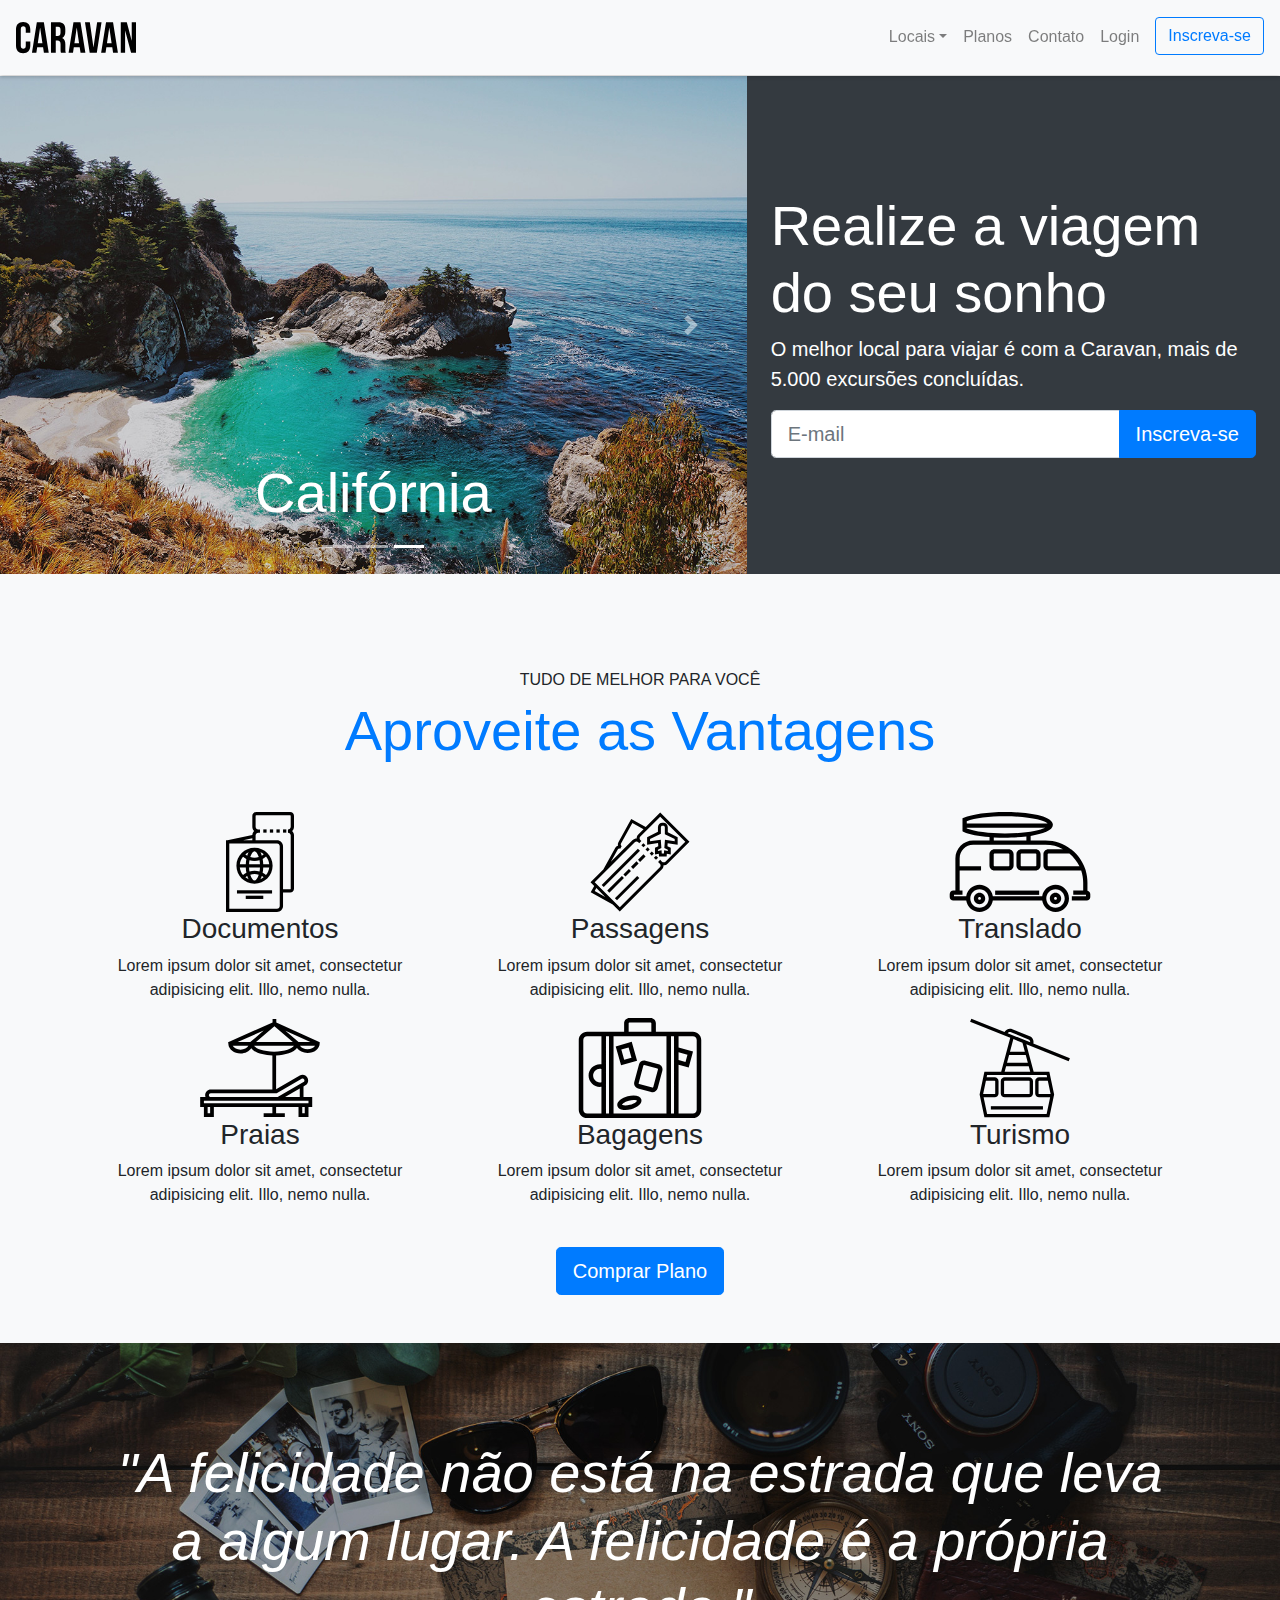
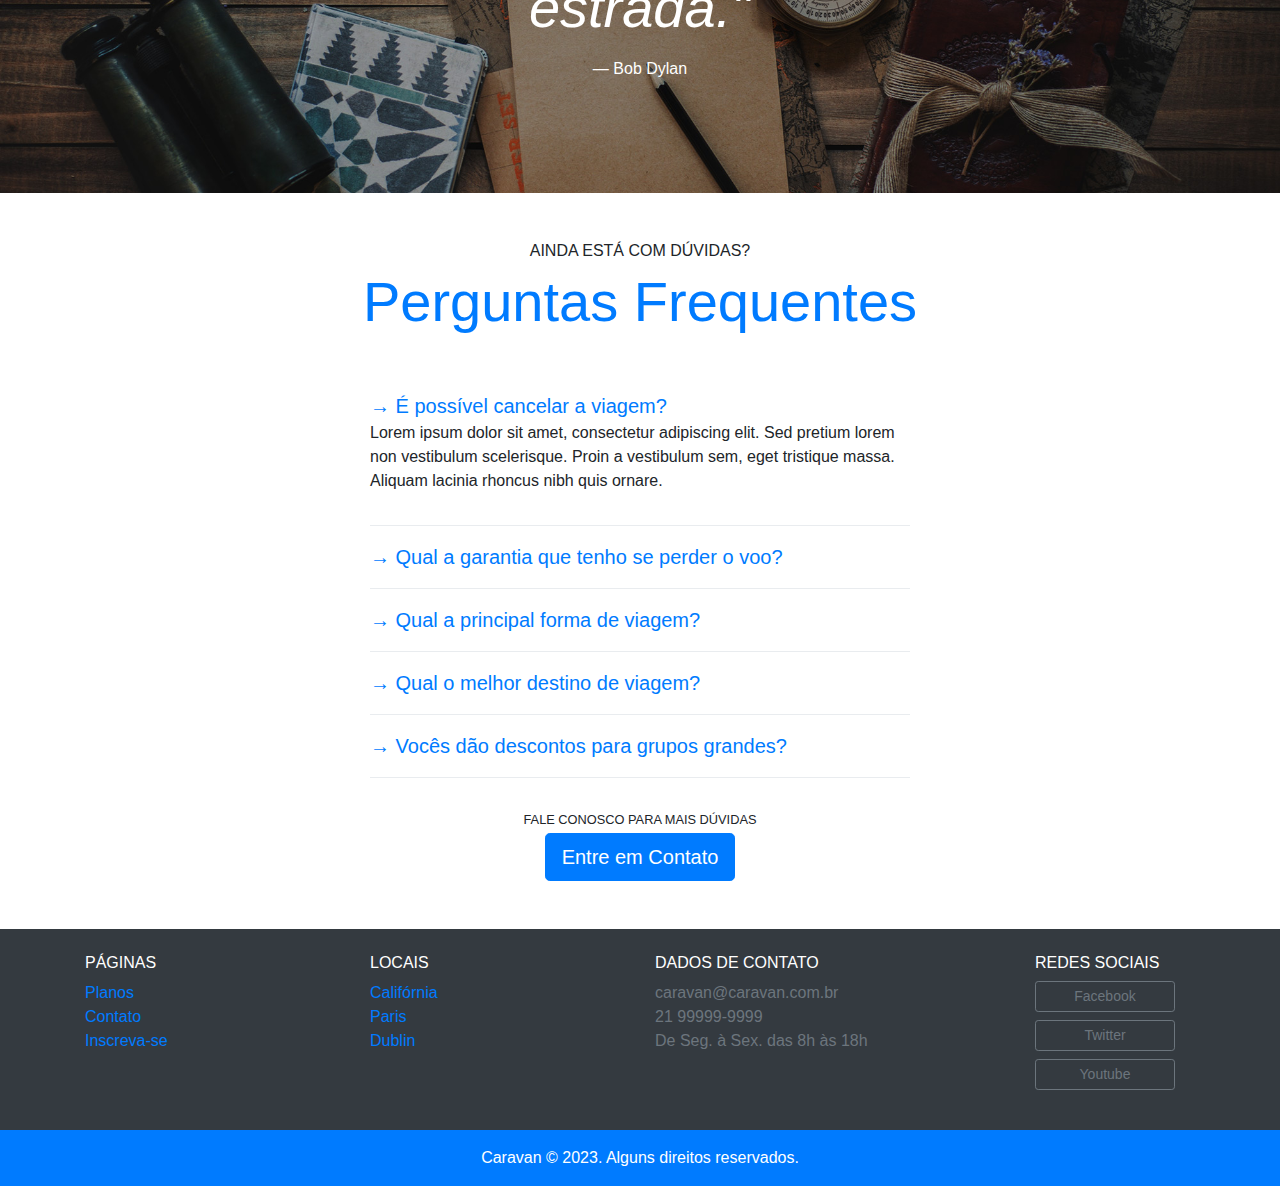
<file: index.html>
<!DOCTYPE html>
<html lang="pt-br">
  <head>
    <meta charset="UTF-8" />
    <meta http-equiv="X-UA-Compatible" content="IE=edge" />
    <meta name="viewport" content="width=device-width, initial-scale=1.0" />
    <link rel="stylesheet" href="./css/bootstrap.css" />
    <link rel="stylesheet" href="./css/style.css" />
    <script src="./js/jquery-3.2.1.slim.min.js" defer="defer"></script>
    <script src="./js/popper.min.js" defer="defer"></script>
    <script src="./js/script.js"></script>
    <script src="./js/bootstrap.js" defer="defer"></script>
    <title>Caravan</title>
  </head>
  <body>
    <!-- MODAL -->
    <div
      class="modal fade"
      id="modalLogin"
      tabindex="-1"
      role="dialog"
      aria-labelledby="modalLoginTitulo"
      aria-hidden="true"
    >
      <div class="modal-dialog" role="document">
        <div class="modal-content">
          <div class="modal-header">
            <h5 class="modal-title" id="modalLoginTitulo">
              Entre na sua conta
            </h5>
            <button
              type="button"
              class="close"
              data-dismiss="modal"
              aria-label="Close"
            >
              <span aria-hidden="true">&times;</span>
            </button>
          </div>
          <div class="modal-body">
            <form>
              <div class="form-group">
                <label for="loginEmail">Email</label>
                <input type="email" class="form-control" id="loginEmail" />
              </div>
              <div class="form-group">
                <label for="loginSenha">Senha</label>
                <input type="password" class="form-control" id="loginSenha" />
              </div>

              <button type="submit" class="btn btn-primary">Fazer Login</button>
              <small class="form-text text-muted"
                >Esqueceu a senha? <a href="">Clique aqui.</a>
              </small>
            </form>
          </div>
        </div>
      </div>
    </div>
    <!-- FECHA MODAL -->
    <header>
      <nav
        class="navbar navbar-expand-md navbar-light bg-light fixed-top py-3 box-shadow"
      >
        <a class="navbar-brand" href="#"
          ><img src="./img/caravan.svg" alt="Caravan-logo"
        /></a>
        <button
          class="navbar-toggler"
          type="button"
          data-toggle="collapse"
          data-target="#navbarSupportedContent"
          aria-controls="navbarSupportedContent"
          aria-expanded="false"
          aria-label="Toggle navigation"
        >
          <span class="navbar-toggler-icon"></span>
        </button>

        <div class="collapse navbar-collapse" id="navbarSupportedContent">
          <ul class="navbar-nav ml-auto">
            <li class="nav-item dropdown">
              <a
                class="nav-link dropdown-toggle"
                id="navbarDropdown"
                role="button"
                data-toggle="dropdown"
                aria-haspopup="true"
                aria-expanded="false"
              >
                Locais</a
              >
              <div class="dropdown-menu" aria-labelledby="navbarDropdown">
                <a href="local.html" class="dropdown-item">Paris</a>
                <a href="local.html" class="dropdown-item">Dublin</a>
                <a href="local.html" class="dropdown-item">California</a>
              </div>
            </li>
            <li class="nav-item">
              <a class="nav-link" href="planos.html">Planos</a>
            </li>
            <li class="nav-item">
              <a class="nav-link" href="contato.html">Contato</a>
            </li>
            <li class="nav-item">
              <a
                class="nav-link"
                href="#"
                data-toggle="modal"
                data-target="#modalLogin"
                >Login</a
              >
            </li>
            <li class="nav-item">
              <a class="btn btn-outline-primary ml-md-2" href="inscricao.html"
                >Inscreva-se</a
              >
            </li>
          </ul>
        </div>
      </nav>
    </header>

    <section class="container-fluid">
      <div class="row bg-dark text-white">
        <div class="col-lg-7 p-0">
          <div id="carouselCidades" class="carousel slide" data-ride="carousel">
            <ol class="carousel-indicators">
              <li data-target="#carouselCidades" data-slide-to="1"></li>
              <li data-target="#carouselCidades" data-slide-to="2"></li>
              <li
                data-target="#carouselCidades"
                data-slide-to="0"
                class="active"
              ></li>
            </ol>
            <div class="carousel-inner">
              <div class="carousel-item active">
                <img
                  class="d-block w-100"
                  src="./img/california.jpg"
                  alt="Califórnia"
                />
                <div class="carousel-caption">
                  <h3 class="display-4">Califórnia</h3>
                </div>
              </div>
              <div class="carousel-item">
                <img
                  class="d-block w-100"
                  src="./img/dublin.jpg"
                  alt="Dublin"
                />
                <div class="carousel-caption">
                  <h3 class="display-4">Dublin</h3>
                </div>
              </div>
              <div class="carousel-item">
                <img class="d-block w-100" src="./img/paris.jpg" alt="Paris" />
                <div class="carousel-caption">
                  <h3 class="display-4">Paris</h3>
                </div>
              </div>
            </div>
            <a
              class="carousel-control-prev"
              href="#carouselCidades"
              role="button"
              data-slide="prev"
            >
              <span
                class="carousel-control-prev-icon"
                aria-hidden="true"
              ></span>
              <span class="sr-only">Previous</span>
            </a>
            <a
              class="carousel-control-next"
              href="#carouselCidades"
              role="button"
              data-slide="next"
            >
              <span
                class="carousel-control-next-icon"
                aria-hidden="true"
              ></span>
              <span class="sr-only">Next</span>
            </a>
          </div>
        </div>
        <div class="col-lg-5 p-4 align-self-center">
          <h1 class="display-4">Realize a viagem do seu sonho</h1>
          <p class="lead">
            O melhor local para viajar é com a Caravan, mais de 5.000 excursões
            concluídas.
          </p>
          <form action="#">
            <div class="input-group input-group-lg">
              <input
                type="text"
                class="form-control"
                placeholder="E-mail"
                aria-label="E-mail"
                aria-describedby="basic-addon2"
              />
              <div class="input-group-append">
                <button class="btn btn-primary" type="button">
                  Inscreva-se
                </button>
              </div>
            </div>
          </form>
        </div>
      </div>
    </section>

    <section class="py-5 bg-light text-center">
      <div class="container">
        <div class="my-5">
          <span class="h6 d-block">TUDO DE MELHOR PARA VOCÊ </span>
          <h2 class="display-4 text-primary">Aproveite as Vantagens</h2>
        </div>
        <div class="row">
          <div class="col-xl-4 col-md-6">
            <div style="height: 100px" class="d-flex justify-content-center">
              <img
                src="./img/icones/passaporte.svg"
                alt="
              Documentos"
              />
            </div>
            <h3>Documentos</h3>
            <p>
              Lorem ipsum dolor sit amet, consectetur adipisicing elit. Illo,
              nemo nulla.
            </p>
          </div>
          <div class="col-xl-4 col-md-6">
            <div style="height: 100px" class="d-flex justify-content-center">
              <img src="./img/icones/passagens.svg" alt="Passagens" />
            </div>

            <h3>Passagens</h3>
            <p>
              Lorem ipsum dolor sit amet, consectetur adipisicing elit. Illo,
              nemo nulla.
            </p>
          </div>
          <div class="col-xl-4 col-md-6">
            <div style="height: 100px" class="d-flex justify-content-center">
              <img src="./img/icones/translado.svg" alt="Translado" />
            </div>

            <h3>Translado</h3>
            <p>
              Lorem ipsum dolor sit amet, consectetur adipisicing elit. Illo,
              nemo nulla.
            </p>
          </div>
          <div class="col-xl-4 col-md-6">
            <div style="height: 100px" class="d-flex justify-content-center">
              <img
                src="./img/icones/praias.svg"
                alt="
                Praias"
              />
            </div>
            <h3>Praias</h3>
            <p>
              Lorem ipsum dolor sit amet, consectetur adipisicing elit. Illo,
              nemo nulla.
            </p>
          </div>
          <div class="col-xl-4 col-md-6">
            <div style="height: 100px" class="d-flex justify-content-center">
              <img src="./img/icones/bagagens.svg" alt="Bagagens" />
            </div>

            <h3>Bagagens</h3>
            <p>
              Lorem ipsum dolor sit amet, consectetur adipisicing elit. Illo,
              nemo nulla.
            </p>
          </div>
          <div class="col-xl-4 col-md-6">
            <div style="height: 100px" class="d-flex justify-content-center">
              <img src="./img/icones/turismo.svg" alt="Turismo" />
            </div>

            <h3>Turismo</h3>
            <p>
              Lorem ipsum dolor sit amet, consectetur adipisicing elit. Illo,
              nemo nulla.
            </p>
          </div>
        </div>
        <a href="planos.html" class="btn btn-primary btn-lg mt-4"
          >Comprar Plano</a
        >
      </div>
    </section>

    <section class="bg-image p-md-5">
      <blockquote class="blockquote text-center text-white p-md-5 p-3">
        <p class="display-4">
          <em>
            "A felicidade não está na estrada que leva a algum lugar. A
            felicidade é a própria estrada."</em
          >
        </p>
        <footer class="blockquote-footer text-white">Bob Dylan</footer>
      </blockquote>
    </section>

    <section class="container">
      <div class="my-5 text-center">
        <span class="h6 d-block">AINDA ESTÁ COM DÚVIDAS?</span>
        <h2 class="display-4 text-primary">Perguntas Frequentes</h2>
      </div>
      <div class="row justify-content-center">
        <div class="col-md-6" id="perguntasFrequentes">
          <div class="pergunta py-2">
            <a
              class="lead"
              data-toggle="collapse"
              href="#pergunta1"
              aria-expanded="true"
              aria-controls="pergunta1"
              >→ É possível cancelar a viagem?</a
            >
            <div
              id="pergunta1"
              class="collapse show"
              data-parent="#perguntasFrequentes"
              role="tabpanel"
            >
              <p>
                Lorem ipsum dolor sit amet, consectetur adipiscing elit. Sed
                pretium lorem non vestibulum scelerisque. Proin a vestibulum
                sem, eget tristique massa. Aliquam lacinia rhoncus nibh quis
                ornare.
              </p>
            </div>
          </div>
          <div class="dropdown-divider"></div>
          <div class="pergunta py-2">
            <a
              class="lead"
              data-toggle="collapse"
              href="#pergunta2"
              aria-expanded="true"
              aria-controls="pergunta2"
              >→ Qual a garantia que tenho se perder o voo?</a
            >
            <div
              id="pergunta2"
              class="collapse"
              data-parent="#perguntasFrequentes"
              role="tabpanel"
            >
              <p>
                Lorem ipsum dolor sit amet, consectetur adipiscing elit. Sed
                pretium lorem non vestibulum scelerisque. Proin a vestibulum
                sem, eget tristique massa. Aliquam lacinia rhoncus nibh quis
                ornare.
              </p>
            </div>
          </div>
          <div class="dropdown-divider"></div>
          <div class="pergunta py-2">
            <a
              class="lead"
              data-toggle="collapse"
              href="#pergunta3"
              aria-expanded="true"
              aria-controls="pergunta3"
              >→ Qual a principal forma de viagem?</a
            >
            <div
              id="pergunta3"
              class="collapse"
              data-parent="#perguntasFrequentes"
              role="tabpanel"
            >
              <p>
                Lorem ipsum dolor sit amet, consectetur adipiscing elit. Sed
                pretium lorem non vestibulum scelerisque. Proin a vestibulum
                sem, eget tristique massa. Aliquam lacinia rhoncus nibh quis
                ornare.
              </p>
            </div>
          </div>
          <div class="dropdown-divider"></div>
          <div class="pergunta py-2">
            <a
              class="lead"
              data-toggle="collapse"
              href="#pergunta4"
              aria-expanded="true"
              aria-controls="pergunta4"
              >→ Qual o melhor destino de viagem?</a
            >
            <div
              id="pergunta4"
              class="collapse"
              data-parent="#perguntasFrequentes"
              role="tabpanel"
            >
              <p>
                Lorem ipsum dolor sit amet, consectetur adipiscing elit. Sed
                pretium lorem non vestibulum scelerisque. Proin a vestibulum
                sem, eget tristique massa. Aliquam lacinia rhoncus nibh quis
                ornare.
              </p>
            </div>
          </div>
          <div class="dropdown-divider"></div>
          <div class="pergunta py-2">
            <a
              class="lead"
              data-toggle="collapse"
              href="#pergunta5"
              aria-expanded="true"
              aria-controls="pergunta5"
              >→ Vocês dão descontos para grupos grandes?</a
            >
            <div
              id="pergunta5"
              class="collapse"
              data-parent="#perguntasFrequentes"
              role="tabpanel"
            >
              <p>
                Lorem ipsum dolor sit amet, consectetur adipiscing elit. Sed
                pretium lorem non vestibulum scelerisque. Proin a vestibulum
                sem, eget tristique massa. Aliquam lacinia rhoncus nibh quis
                ornare.
              </p>
            </div>
          </div>
          <div class="dropdown-divider"></div>
        </div>
      </div>
      <div class="text-center my-4">
        <p class="small m-1">FALE CONOSCO PARA MAIS DÚVIDAS</p>
        <a class="btn btn-primary btn-lg" href="contato.html"
          >Entre em Contato</a
        >
      </div>
    </section>

    <footer class="bg-dark text-white mt-5">
      <div class="container">
        <div class="row py-4">
          <div class="col-md-3 col-6">
            <h4 class="h6 text-uppercase">Páginas</h4>
            <ul class="list-unstyled">
              <li><a href="planos.html">Planos</a></li>
              <li><a href="contato.html">Contato</a></li>
              <li><a href="inscricao.html">Inscreva-se</a></li>
            </ul>
          </div>
          <div class="col-md-3 col-6">
            <h4 class="h6 text-uppercase">Locais</h4>
            <ul class="list-unstyled">
              <li><a href="local.html">Califórnia</a></li>
              <li><a href="local.html">Paris</a></li>
              <li><a href="local.html">Dublin</a></li>
            </ul>
          </div>

          <div class="col-md-4 col-6">
            <h4 class="h6 text-uppercase">DADOS DE CONTATO</h4>
            <ul class="list-unstyled text-secondary">
              <li>caravan@caravan.com.br</li>
              <li>21 99999-9999</li>
              <li>De Seg. à Sex. das 8h às 18h</li>
            </ul>
          </div>

          <div class="col-md-2 col-6">
            <h4 class="h6 text-uppercase">REDES SOCIAIS</h4>
            <ul class="list-unstyled text-secondary">
              <li>
                <a
                  style="max-width: 140px"
                  ;
                  href="#"
                  class="btn btn-outline-secondary btn-block mb-2 btn-sm"
                  >Facebook</a
                >
              </li>
              <li>
                <a
                  style="max-width: 140px"
                  ;
                  href="#"
                  class="btn btn-outline-secondary btn-block mb-2 btn-sm"
                  >Twitter</a
                >
              </li>
              <li>
                <a
                  style="max-width: 140px"
                  ;
                  href="#"
                  class="btn btn-outline-secondary btn-block mb-2 btn-sm"
                  >Youtube</a
                >
              </li>
            </ul>
          </div>
        </div>
      </div>
    </footer>

    <div class="bg-primary text-center py-3">
      <p class="mb-0 text-white">Caravan © 2023. Alguns direitos reservados.</p>
    </div>
  </body>
</html>
</file>
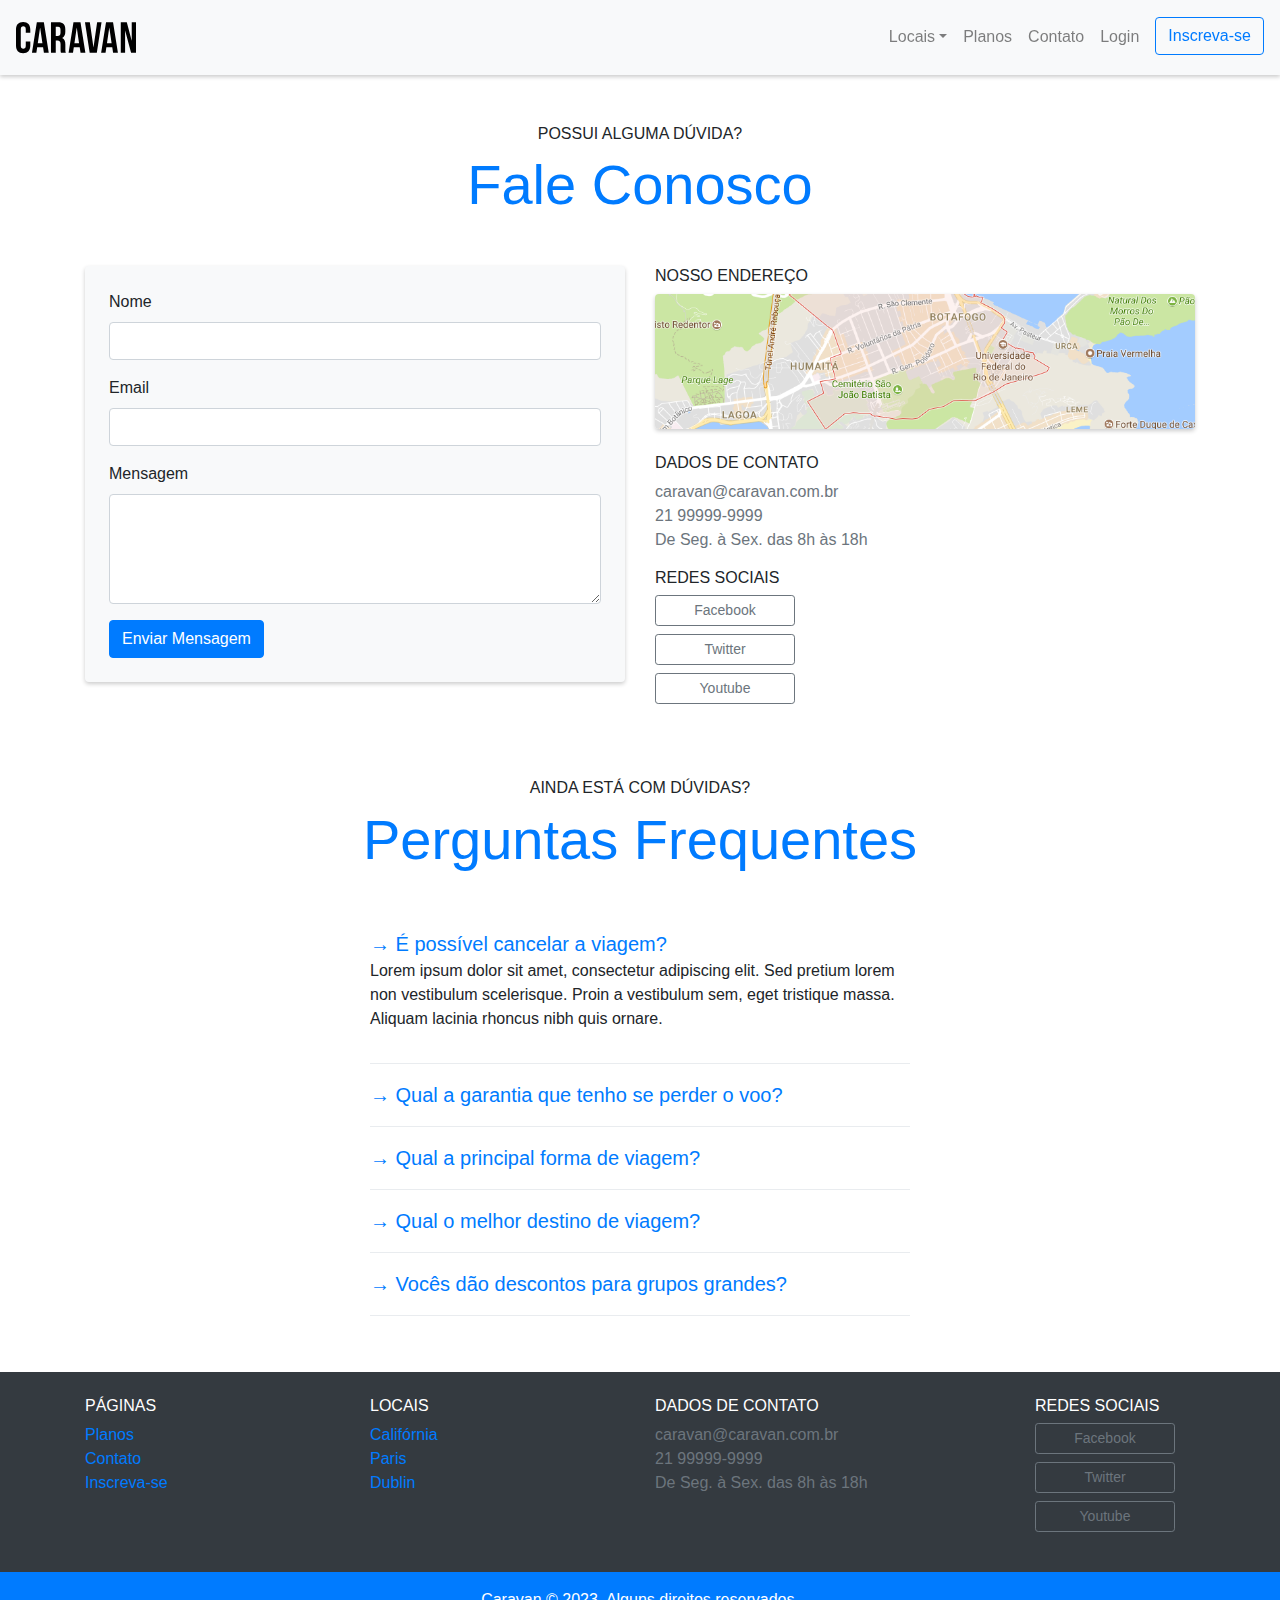
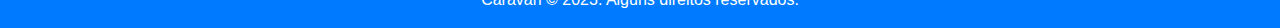
<file: contato.html>
<!DOCTYPE html>
<html lang="pt-br">
  <head>
    <meta charset="UTF-8" />
    <meta http-equiv="X-UA-Compatible" content="IE=edge" />
    <meta name="viewport" content="width=device-width, initial-scale=1.0" />
    <link rel="stylesheet" href="./css/bootstrap.css" />
    <link rel="stylesheet" href="./css/style.css" />
    <script src="./js/jquery-3.2.1.slim.min.js" defer="defer"></script>
    <script src="./js/popper.min.js" defer="defer"></script>
    <script src="./js/script.js"></script>
    <script src="./js/bootstrap.js" defer="defer"></script>
    <title>Caravan | Contato</title>
  </head>
  <body>
    <!-- MODAL -->
    <div
      class="modal fade"
      id="modalLogin"
      tabindex="-1"
      role="dialog"
      aria-labelledby="modalLoginTitulo"
      aria-hidden="true"
    >
      <div class="modal-dialog" role="document">
        <div class="modal-content">
          <div class="modal-header">
            <h5 class="modal-title" id="modalLoginTitulo">
              Entre na sua conta
            </h5>
            <button
              type="button"
              class="close"
              data-dismiss="modal"
              aria-label="Close"
            >
              <span aria-hidden="true">&times;</span>
            </button>
          </div>
          <div class="modal-body">
            <form>
              <div class="form-group">
                <label for="loginEmail">Email</label>
                <input type="email" class="form-control" id="loginEmail" />
              </div>
              <div class="form-group">
                <label for="loginSenha">Senha</label>
                <input type="password" class="form-control" id="loginSenha" />
              </div>

              <button type="submit" class="btn btn-primary">Fazer Login</button>
              <small class="form-text text-muted"
                >Esqueceu a senha? <a href="">Clique aqui.</a>
              </small>
            </form>
          </div>
        </div>
      </div>
    </div>
    <!-- FECHA MODAL -->
    <header>
      <nav
        class="navbar navbar-expand-md navbar-light bg-light fixed-top py-3 box-shadow"
      >
        <a class="navbar-brand" href="index.html"
          ><img src="./img/caravan.svg" alt="Caravan-logo"
        /></a>
        <button
          class="navbar-toggler"
          type="button"
          data-toggle="collapse"
          data-target="#navbarSupportedContent"
          aria-controls="navbarSupportedContent"
          aria-expanded="false"
          aria-label="Toggle navigation"
        >
          <span class="navbar-toggler-icon"></span>
        </button>

        <div class="collapse navbar-collapse" id="navbarSupportedContent">
          <ul class="navbar-nav ml-auto">
            <li class="nav-item dropdown">
              <a
                class="nav-link dropdown-toggle"
                id="navbarDropdown"
                role="button"
                data-toggle="dropdown"
                aria-haspopup="true"
                aria-expanded="false"
              >
                Locais</a
              >
              <div class="dropdown-menu" aria-labelledby="navbarDropdown">
                <a href="local.html" class="dropdown-item">Paris</a>
                <a href="local.html" class="dropdown-item">Dublin</a>
                <a href="local.html" class="dropdown-item">California</a>
              </div>
            </li>
            <li class="nav-item">
              <a class="nav-link" href="planos.html">Planos</a>
            </li>
            <li class="nav-item">
              <a class="nav-link" href="contato.html">Contato</a>
            </li>
            <li class="nav-item">
              <a
                class="nav-link"
                href="#"
                data-toggle="modal"
                data-target="#modalLogin"
                >Login</a
              >
            </li>
            <li class="nav-item">
              <a class="btn btn-outline-primary ml-md-2" href="inscricao.html"
                >Inscreva-se</a
              >
            </li>
          </ul>
        </div>
      </nav>
    </header>

    <section class="container">
      <div class="my-5 text-center">
        <span class="h6 d-block">POSSUI ALGUMA DÚVIDA? </span>
        <h2 class="display-4 text-primary">Fale Conosco</h2>
      </div>

      <div class="row">
        <div class="col-lg mb-5">
          <form class="bg-light rounded p-4 box-shadow">
            <div class="form-group">
              <label for="clienteNome">Nome</label>
              <input
                type="text"
                class="form-control"
                id="clienteNome"
                aria-describedby="emailHelp"
              />
            </div>
            <div class="form-group">
              <label for="clienteEmail">Email</label>
              <input type="password" class="form-control" id="clienteEmail" />
            </div>
            <div class="form-group">
              <label for="clienteMensagem">Mensagem</label>
              <textarea
                class="form-control"
                id="clienteMensagem"
                rows="4"
              ></textarea>
            </div>
            <a href="#" class="btn btn-primary">Enviar Mensagem</a>
          </form>
        </div>
        <div class="col-lg">
          <h2 class="h6 d-block">NOSSO ENDEREÇO</h2>
          <a href="#">
            <img
              class="img-fluid box-shadow rounded mb-4"
              src="./img/mapa.png"
              alt="mapa"
            />
          </a>

          <div>
            <h2 class="h6 text-uppercase">DADOS DE CONTATO</h2>
            <ul class="list-unstyled text-secondary">
              <li>caravan@caravan.com.br</li>
              <li>21 99999-9999</li>
              <li>De Seg. à Sex. das 8h às 18h</li>
            </ul>
            <h2 class="h6 text-uppercase">REDES SOCIAIS</h2>
            <ul class="list-unstyled text-secondary">
              <li>
                <a
                  style="max-width: 140px"
                  ;
                  href="#"
                  class="btn btn-outline-secondary btn-block mb-2 btn-sm"
                  >Facebook</a
                >
              </li>
              <li>
                <a
                  style="max-width: 140px"
                  ;
                  href="#"
                  class="btn btn-outline-secondary btn-block mb-2 btn-sm"
                  >Twitter</a
                >
              </li>
              <li>
                <a
                  style="max-width: 140px"
                  ;
                  href="#"
                  class="btn btn-outline-secondary btn-block mb-2 btn-sm"
                  >Youtube</a
                >
              </li>
            </ul>
          </div>
        </div>
      </div>
    </section>

    <section class="container">
      <div class="my-5 text-center">
        <span class="h6 d-block">AINDA ESTÁ COM DÚVIDAS?</span>
        <h2 class="display-4 text-primary">Perguntas Frequentes</h2>
      </div>
      <div class="row justify-content-center">
        <div class="col-md-6" id="perguntasFrequentes">
          <div class="pergunta py-2">
            <a
              class="lead"
              data-toggle="collapse"
              href="#pergunta1"
              aria-expanded="true"
              aria-controls="pergunta1"
              >→ É possível cancelar a viagem?</a
            >
            <div
              id="pergunta1"
              class="collapse show"
              data-parent="#perguntasFrequentes"
              role="tabpanel"
            >
              <p>
                Lorem ipsum dolor sit amet, consectetur adipiscing elit. Sed
                pretium lorem non vestibulum scelerisque. Proin a vestibulum
                sem, eget tristique massa. Aliquam lacinia rhoncus nibh quis
                ornare.
              </p>
            </div>
          </div>
          <div class="dropdown-divider"></div>
          <div class="pergunta py-2">
            <a
              class="lead"
              data-toggle="collapse"
              href="#pergunta2"
              aria-expanded="true"
              aria-controls="pergunta2"
              >→ Qual a garantia que tenho se perder o voo?</a
            >
            <div
              id="pergunta2"
              class="collapse"
              data-parent="#perguntasFrequentes"
              role="tabpanel"
            >
              <p>
                Lorem ipsum dolor sit amet, consectetur adipiscing elit. Sed
                pretium lorem non vestibulum scelerisque. Proin a vestibulum
                sem, eget tristique massa. Aliquam lacinia rhoncus nibh quis
                ornare.
              </p>
            </div>
          </div>
          <div class="dropdown-divider"></div>
          <div class="pergunta py-2">
            <a
              class="lead"
              data-toggle="collapse"
              href="#pergunta3"
              aria-expanded="true"
              aria-controls="pergunta3"
              >→ Qual a principal forma de viagem?</a
            >
            <div
              id="pergunta3"
              class="collapse"
              data-parent="#perguntasFrequentes"
              role="tabpanel"
            >
              <p>
                Lorem ipsum dolor sit amet, consectetur adipiscing elit. Sed
                pretium lorem non vestibulum scelerisque. Proin a vestibulum
                sem, eget tristique massa. Aliquam lacinia rhoncus nibh quis
                ornare.
              </p>
            </div>
          </div>
          <div class="dropdown-divider"></div>
          <div class="pergunta py-2">
            <a
              class="lead"
              data-toggle="collapse"
              href="#pergunta4"
              aria-expanded="true"
              aria-controls="pergunta4"
              >→ Qual o melhor destino de viagem?</a
            >
            <div
              id="pergunta4"
              class="collapse"
              data-parent="#perguntasFrequentes"
              role="tabpanel"
            >
              <p>
                Lorem ipsum dolor sit amet, consectetur adipiscing elit. Sed
                pretium lorem non vestibulum scelerisque. Proin a vestibulum
                sem, eget tristique massa. Aliquam lacinia rhoncus nibh quis
                ornare.
              </p>
            </div>
          </div>
          <div class="dropdown-divider"></div>
          <div class="pergunta py-2">
            <a
              class="lead"
              data-toggle="collapse"
              href="#pergunta5"
              aria-expanded="true"
              aria-controls="pergunta5"
              >→ Vocês dão descontos para grupos grandes?</a
            >
            <div
              id="pergunta5"
              class="collapse"
              data-parent="#perguntasFrequentes"
              role="tabpanel"
            >
              <p>
                Lorem ipsum dolor sit amet, consectetur adipiscing elit. Sed
                pretium lorem non vestibulum scelerisque. Proin a vestibulum
                sem, eget tristique massa. Aliquam lacinia rhoncus nibh quis
                ornare.
              </p>
            </div>
          </div>
          <div class="dropdown-divider"></div>
        </div>
      </div>
    </section>

    <footer class="bg-dark text-white mt-5">
      <div class="container">
        <div class="row py-4">
          <div class="col-md-3 col-6">
            <h4 class="h6 text-uppercase">Páginas</h4>
            <ul class="list-unstyled">
              <li><a href="planos.html">Planos</a></li>
              <li><a href="contato.html">Contato</a></li>
              <li><a href="inscricao.html">Inscreva-se</a></li>
            </ul>
          </div>
          <div class="col-md-3 col-6">
            <h4 class="h6 text-uppercase">Locais</h4>
            <ul class="list-unstyled">
              <li><a href="local.html">Califórnia</a></li>
              <li><a href="local.html">Paris</a></li>
              <li><a href="local.html">Dublin</a></li>
            </ul>
          </div>

          <div class="col-md-4 col-6">
            <h4 class="h6 text-uppercase">DADOS DE CONTATO</h4>
            <ul class="list-unstyled text-secondary">
              <li>caravan@caravan.com.br</li>
              <li>21 99999-9999</li>
              <li>De Seg. à Sex. das 8h às 18h</li>
            </ul>
          </div>

          <div class="col-md-2 col-6">
            <h4 class="h6 text-uppercase">REDES SOCIAIS</h4>
            <ul class="list-unstyled text-secondary">
              <li>
                <a
                  style="max-width: 140px"
                  ;
                  href="#"
                  class="btn btn-outline-secondary btn-block mb-2 btn-sm"
                  >Facebook</a
                >
              </li>
              <li>
                <a
                  style="max-width: 140px"
                  ;
                  href="#"
                  class="btn btn-outline-secondary btn-block mb-2 btn-sm"
                  >Twitter</a
                >
              </li>
              <li>
                <a
                  style="max-width: 140px"
                  ;
                  href="#"
                  class="btn btn-outline-secondary btn-block mb-2 btn-sm"
                  >Youtube</a
                >
              </li>
            </ul>
          </div>
        </div>
      </div>
    </footer>

    <div class="bg-primary text-center py-3">
      <p class="mb-0 text-white">Caravan © 2023. Alguns direitos reservados.</p>
    </div>
  </body>
</html>
</file>
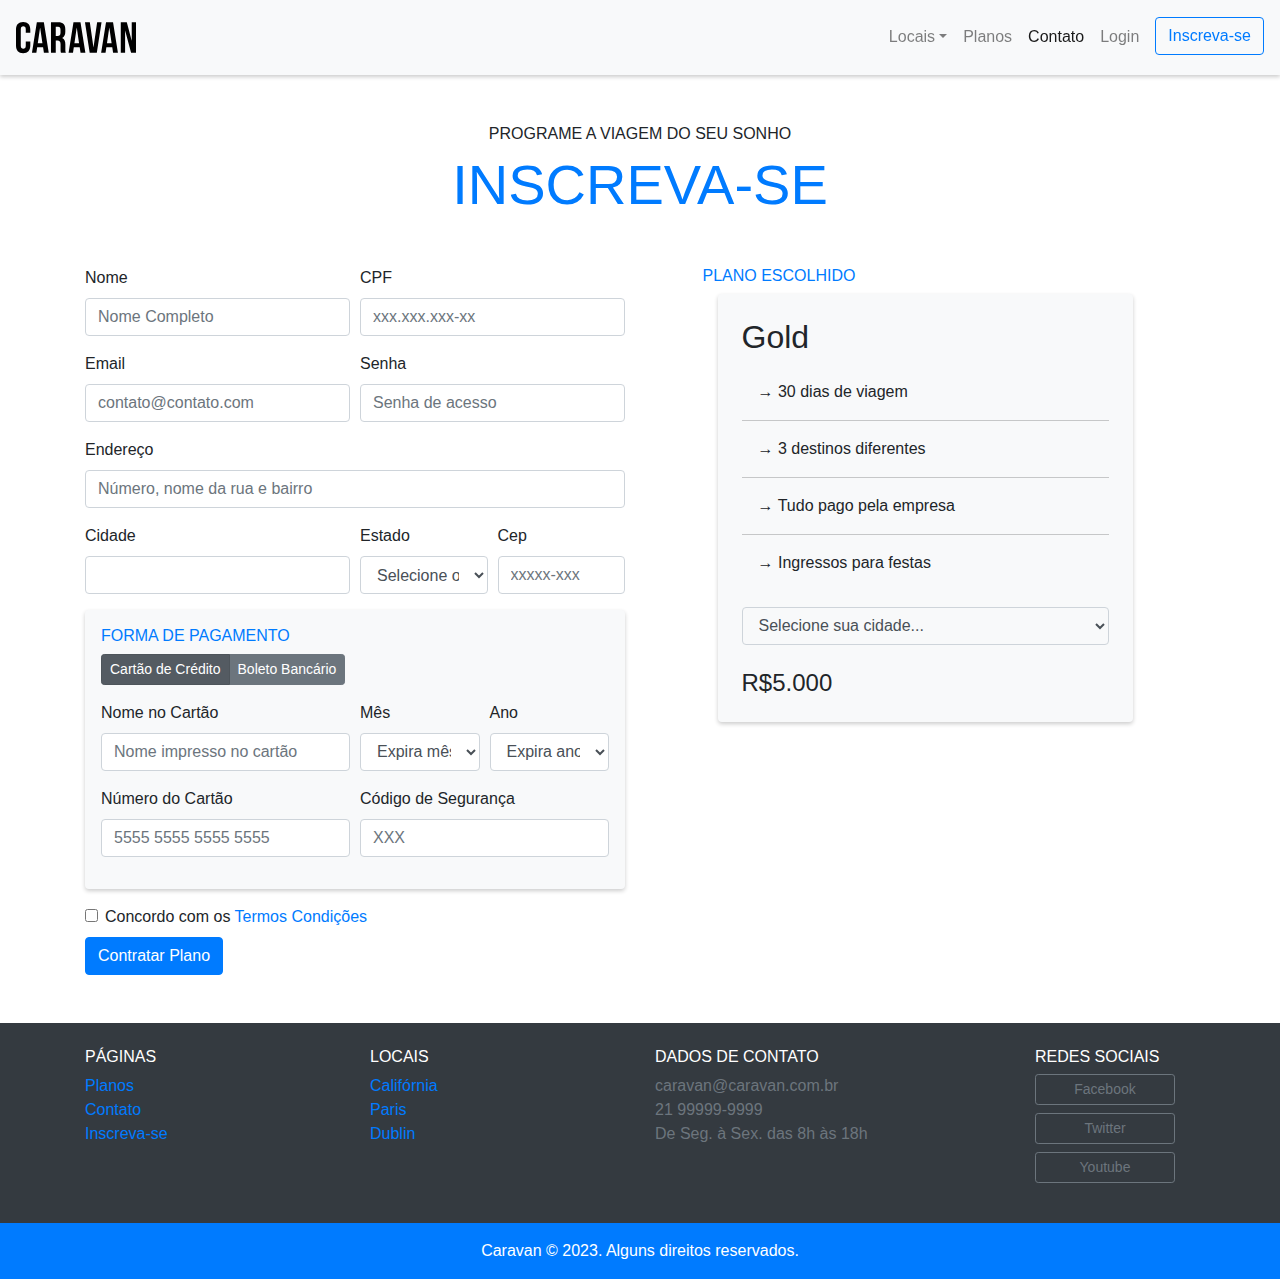
<file: inscricao.html>
<!DOCTYPE html>
<html lang="pt-br">
  <head>
    <meta charset="UTF-8" />
    <meta http-equiv="X-UA-Compatible" content="IE=edge" />
    <meta name="viewport" content="width=device-width, initial-scale=1.0" />
    <link rel="stylesheet" href="./css/bootstrap.css" />
    <link rel="stylesheet" href="./css/style.css" />
    <script src="./js/jquery-3.2.1.slim.min.js" defer="defer"></script>
    <script src="./js/popper.min.js" defer="defer"></script>
    <script src="./js/script.js"></script>
    <script src="./js/bootstrap.js" defer="defer"></script>
    <title>Caravan | Inscrição</title>
  </head>
  <body>
    <!-- MODAL -->
    <div
      class="modal fade"
      id="modalLogin"
      tabindex="-1"
      role="dialog"
      aria-labelledby="modalLoginTitulo"
      aria-hidden="true"
    >
      <div class="modal-dialog" role="document">
        <div class="modal-content">
          <div class="modal-header">
            <h5 class="modal-title" id="modalLoginTitulo">
              Entre na sua conta
            </h5>
            <button
              type="button"
              class="close"
              data-dismiss="modal"
              aria-label="Close"
            >
              <span aria-hidden="true">&times;</span>
            </button>
          </div>
          <div class="modal-body">
            <form>
              <div class="form-group">
                <label for="loginEmail">Email</label>
                <input type="email" class="form-control" id="loginEmail" />
              </div>
              <div class="form-group">
                <label for="loginSenha">Senha</label>
                <input type="password" class="form-control" id="loginSenha" />
              </div>

              <button type="submit" class="btn btn-primary">Fazer Login</button>
              <small class="form-text text-muted"
                >Esqueceu a senha? <a href="">Clique aqui.</a>
              </small>
            </form>
          </div>
        </div>
      </div>
    </div>
    <!-- FECHA MODAL -->
    <header>
      <nav
        class="navbar navbar-expand-md navbar-light bg-light fixed-top py-3 box-shadow"
      >
        <a class="navbar-brand" href="index.html"
          ><img src="./img/caravan.svg" alt="Caravan-logo"
        /></a>
        <button
          class="navbar-toggler"
          type="button"
          data-toggle="collapse"
          data-target="#navbarSupportedContent"
          aria-controls="navbarSupportedContent"
          aria-expanded="false"
          aria-label="Toggle navigation"
        >
          <span class="navbar-toggler-icon"></span>
        </button>

        <div class="collapse navbar-collapse" id="navbarSupportedContent">
          <ul class="navbar-nav ml-auto">
            <li class="nav-item dropdown">
              <a
                class="nav-link dropdown-toggle"
                id="navbarDropdown"
                role="button"
                data-toggle="dropdown"
                aria-haspopup="true"
                aria-expanded="false"
              >
                Locais</a
              >
              <div class="dropdown-menu" aria-labelledby="navbarDropdown">
                <a href="local.html" class="dropdown-item">Paris</a>
                <a href="local.html" class="dropdown-item">Dublin</a>
                <a href="local.html" class="dropdown-item">California</a>
              </div>
            </li>
            <li class="nav-item">
              <a class="nav-link" href="planos.html">Planos</a>
            </li>
            <li class="nav-item">
              <a class="nav-link active" href="contato.html">Contato</a>
            </li>
            <li class="nav-item">
              <a
                class="nav-link"
                href="#"
                data-toggle="modal"
                data-target="#modalLogin"
                >Login</a
              >
            </li>
            <li class="nav-item">
              <a class="btn btn-outline-primary ml-md-2" href="inscricao.html"
                >Inscreva-se</a
              >
            </li>
          </ul>
        </div>
      </nav>
    </header>

    <section class="container">
      <div class="my-5 text-center">
        <span class="h6 d-block">PROGRAME A VIAGEM DO SEU SONHO </span>
        <h1 class="display-4 text-primary">INSCREVA-SE</h1>
      </div>

      <div class="row">
        <form class="col-lg-6">
          <div class="form-row">
            <div class="form-group col-md-6">
              <label for="inputNome">Nome</label>
              <input
                type="text"
                class="form-control"
                id="inputNome"
                placeholder="Nome Completo"
              />
            </div>
            <div class="form-group col-md-6">
              <label for="inputCPF">CPF</label>
              <input
                type="text"
                class="form-control"
                id="inputCPF"
                placeholder="xxx.xxx.xxx-xx"
              />
            </div>
            <div class="form-group col-md-6">
              <label for="inputEmail">Email</label>
              <input
                type="email"
                class="form-control"
                id="inputEmail"
                placeholder="contato@contato.com"
              />
            </div>
            <div class="form-group col-md-6">
              <label for="inputSenha">Senha</label>
              <input
                type="password"
                class="form-control"
                id="inputSenha"
                placeholder="Senha de acesso"
              />
            </div>
            <div class="form-group col-12">
              <label for="inputEndereco">Endereço</label>
              <input
                type="text"
                class="form-control"
                id="inputEndereco"
                placeholder="Número, nome da rua e bairro"
              />
            </div>
            <div class="form-group col-md-6">
              <label for="inputCidade">Cidade</label>
              <input type="text" class="form-control" id="inputCidade" />
            </div>

            <div class="form-group col-md-3 col-6">
              <label for="inputEstado">Estado</label>
              <select class="form-control" id="inputEstado">
                <option>Selecione o Estado</option>
                <option>Rio de Janeiro</option>
                <option>São Paulo</option>
                <option>Paraná</option>
                <option>Ceará</option>
                <option>Acre</option>
              </select>
            </div>
            <div class="form-group col-md-3 col-6">
              <label for="inputCEP">Cep</label>
              <input
                type="text"
                class="form-control"
                id="inputCEP"
                placeholder="xxxxx-xxx"
              />
            </div>
          </div>
          <div class="bg-light rounded box-shadow p-3 form-group">
            <h2 class="h6 text-primary">FORMA DE PAGAMENTO</h2>
            <nav class="nav btn-group mb-3" id="formaPagamento" role="tablist">
              <button
                type="button"
                class="btn btn-secondary active btn-sm"
                id="nav-cartao-tab"
                data-toggle="tab"
                href="#nav-cartao"
                role="tab"
                aria-controls="nav-cartao"
                aria-selected="true"
              >
                Cartão de Crédito
              </button>
              <button
                type="button"
                class="btn btn-secondary btn-sm"
                id="nav-boleto-tab"
                data-toggle="tab"
                href="#nav-boleto"
                role="tab"
                aria-controls="nav-boleto"
                aria-selected="false"
              >
                Boleto Bancário
              </button>
            </nav>
            <div class="tab-content" id="formaPagamentoConteudo">
              <div
                class="tab-pane fade show active"
                id="nav-cartao"
                role="tabpanel"
                aria-labelledby="nav-cartao-tab"
              >
                <div class="form-row">
                  <div class="form-group col-md-6">
                    <label for="inputNomeCartao">Nome no Cartão</label>
                    <input
                      type="text"
                      class="form-control"
                      id="inputNomeCartao"
                      placeholder="Nome impresso no cartão"
                    />
                  </div>
                  <div class="form-group col-md-3 col-6">
                    <label for="inputCidade">Mês</label>
                    <select id="inputCidade" class="form-control">
                      <option>Expira mês...</option>
                      <option>01</option>
                      <option>02</option>
                      <option>03</option>
                      <option>04</option>
                      <option>05</option>
                    </select>
                  </div>
                  <div class="form-group col-md-3 col-6">
                    <label for="inputAno">Ano</label>
                    <select id="inputAno" class="form-control">
                      <option>Expira ano...</option>
                      <option>2017</option>
                      <option>2018</option>
                      <option>2019</option>
                    </select>
                  </div>
                  <div class="form-group col-md-6">
                    <label for="inputNumeroCartao">Número do Cartão</label>
                    <input
                      type="text"
                      class="form-control"
                      id="inputNumeroCartao"
                      placeholder="5555 5555 5555 5555"
                    />
                  </div>
                  <div class="form-group col-md-6">
                    <label for="inputCodigo">Código de Segurança</label>
                    <input
                      type="text"
                      class="form-control"
                      id="inputCodigo"
                      placeholder="XXX"
                    />
                  </div>
                </div>
              </div>
              <div
                class="tab-pane fade"
                id="nav-boleto"
                role="tabpanel"
                aria-labelledby="nav-boleto-tab"
              >
                <p class="lead">
                  Clique em contratar plano que enviaremos um boleto para o seu
                  e-mail.
                </p>
              </div>
            </div>
          </div>
          <div class="form-check">
            <input
              type="checkbox"
              class="form-check-input"
              id="exampleCheck1"
            />
            <label class="form-check-label" for="exampleCheck1"
              >Concordo com os <a href="#">Termos Condições</a>
            </label>
          </div>
          <button type="submit" class="btn btn-primary mt-2">
            Contratar Plano
          </button>
        </form>

        <div class="col-lg-5 mx-auto order-first order-lg-1 mb-5">
          <h2 class="h6 text-uppercase text-primary">Plano Escolhido</h2>
          <div class="col-md mb-5">
            <div class="bg-light rounded p-4 box-shadow">
              <h2>Gold</h2>
              <ul class="lista-plano list-unstyled">
                <li>→ 30 dias de viagem</li>
                <li>→ 3 destinos diferentes</li>
                <li>→ Tudo pago pela empresa</li>
                <li>→ Ingressos para festas</li>
              </ul>
              <form action="">
                <div class="form-group">
                  <select class="form-control bg-light" id="inputCidades">
                    <option>Selecione sua cidade...</option>
                    <option>California</option>
                    <option>Paris</option>
                    <option>Dublin</option>
                  </select>
                </div>
              </form>
              <div class="row mt-4">
                <div class="col">
                  <span class="h4">R$5.000</span>
                </div>
              </div>
            </div>
          </div>
        </div>
      </div>
    </section>

    <footer class="bg-dark text-white mt-5">
      <div class="container">
        <div class="row py-4">
          <div class="col-md-3 col-6">
            <h4 class="h6 text-uppercase">Páginas</h4>
            <ul class="list-unstyled">
              <li><a href="planos.html">Planos</a></li>
              <li><a href="contato.html">Contato</a></li>
              <li><a href="inscricao.html">Inscreva-se</a></li>
            </ul>
          </div>
          <div class="col-md-3 col-6">
            <h4 class="h6 text-uppercase">Locais</h4>
            <ul class="list-unstyled">
              <li><a href="local.html">Califórnia</a></li>
              <li><a href="local.html">Paris</a></li>
              <li><a href="local.html">Dublin</a></li>
            </ul>
          </div>

          <div class="col-md-4 col-6">
            <h4 class="h6 text-uppercase">DADOS DE CONTATO</h4>
            <ul class="list-unstyled text-secondary">
              <li>caravan@caravan.com.br</li>
              <li>21 99999-9999</li>
              <li>De Seg. à Sex. das 8h às 18h</li>
            </ul>
          </div>

          <div class="col-md-2 col-6">
            <h4 class="h6 text-uppercase">REDES SOCIAIS</h4>
            <ul class="list-unstyled text-secondary">
              <li>
                <a
                  style="max-width: 140px"
                  ;
                  href="#"
                  class="btn btn-outline-secondary btn-block mb-2 btn-sm"
                  >Facebook</a
                >
              </li>
              <li>
                <a
                  style="max-width: 140px"
                  ;
                  href="#"
                  class="btn btn-outline-secondary btn-block mb-2 btn-sm"
                  >Twitter</a
                >
              </li>
              <li>
                <a
                  style="max-width: 140px"
                  ;
                  href="#"
                  class="btn btn-outline-secondary btn-block mb-2 btn-sm"
                  >Youtube</a
                >
              </li>
            </ul>
          </div>
        </div>
      </div>
    </footer>

    <div class="bg-primary text-center py-3">
      <p class="mb-0 text-white">Caravan © 2023. Alguns direitos reservados.</p>
    </div>
  </body>
</html>
</file>
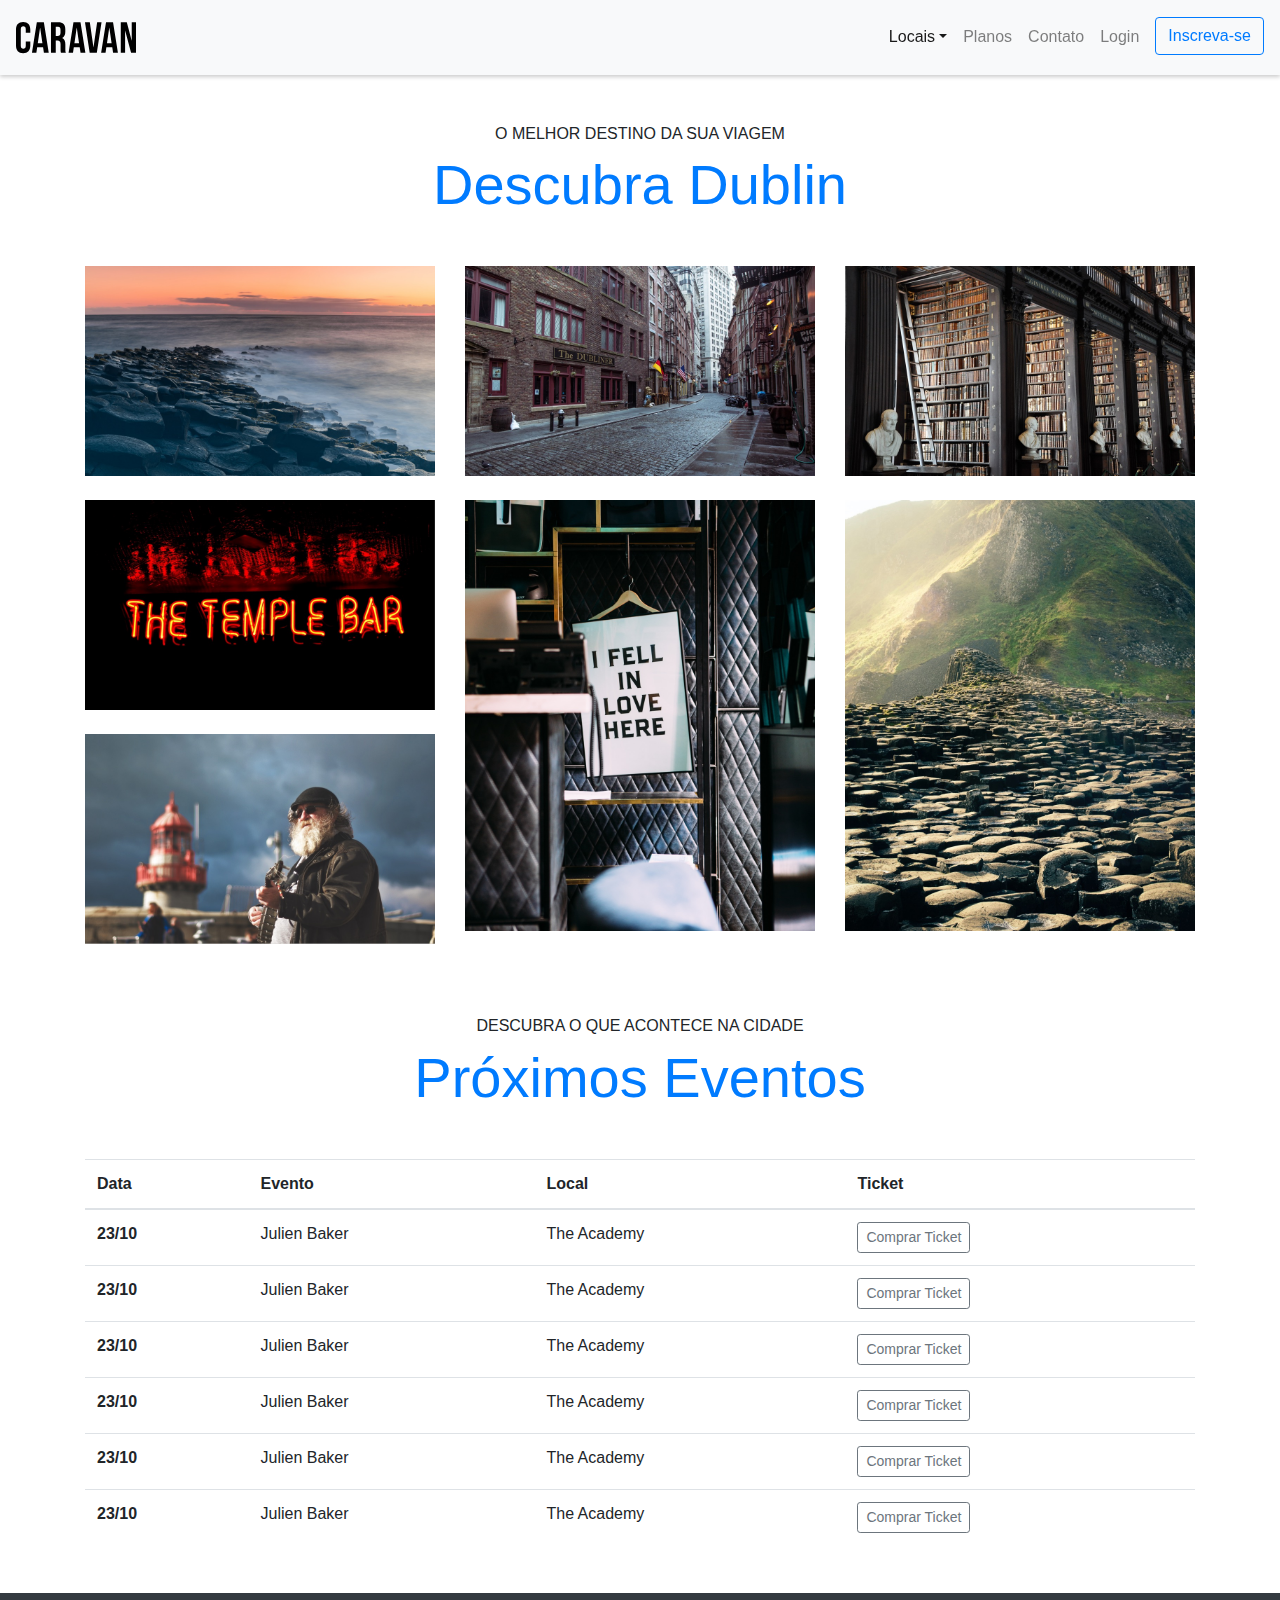
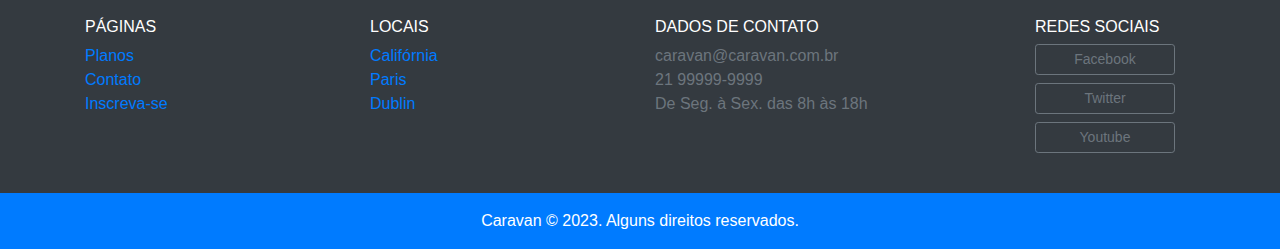
<file: local.html>
<!DOCTYPE html>
<html lang="pt-br">
  <head>
    <meta charset="UTF-8" />
    <meta http-equiv="X-UA-Compatible" content="IE=edge" />
    <meta name="viewport" content="width=device-width, initial-scale=1.0" />
    <link rel="stylesheet" href="./css/bootstrap.css" />
    <link rel="stylesheet" href="./css/style.css" />
    <script src="./js/jquery-3.2.1.slim.min.js" defer="defer"></script>
    <script src="./js/popper.min.js" defer="defer"></script>
    <script src="./js/script.js"></script>
    <script src="./js/bootstrap.js" defer="defer"></script>
    <title>Caravan | Local</title>
  </head>
  <body>
    <!-- MODAL -->
    <div
      class="modal fade"
      id="modalLogin"
      tabindex="-1"
      role="dialog"
      aria-labelledby="modalLoginTitulo"
      aria-hidden="true"
    >
      <div class="modal-dialog" role="document">
        <div class="modal-content">
          <div class="modal-header">
            <h5 class="modal-title" id="modalLoginTitulo">
              Entre na sua conta
            </h5>
            <button
              type="button"
              class="close"
              data-dismiss="modal"
              aria-label="Close"
            >
              <span aria-hidden="true">&times;</span>
            </button>
          </div>
          <div class="modal-body">
            <form>
              <div class="form-group">
                <label for="loginEmail">Email</label>
                <input type="email" class="form-control" id="loginEmail" />
              </div>
              <div class="form-group">
                <label for="loginSenha">Senha</label>
                <input type="password" class="form-control" id="loginSenha" />
              </div>

              <button type="submit" class="btn btn-primary">Fazer Login</button>
              <small class="form-text text-muted"
                >Esqueceu a senha? <a href="">Clique aqui.</a>
              </small>
            </form>
          </div>
        </div>
      </div>
    </div>
    <!-- FECHA MODAL -->
    <header>
      <nav
        class="navbar navbar-expand-md navbar-light bg-light fixed-top py-3 box-shadow"
      >
        <a class="navbar-brand" href="index.html"
          ><img src="./img/caravan.svg" alt="Caravan-logo"
        /></a>
        <button
          class="navbar-toggler"
          type="button"
          data-toggle="collapse"
          data-target="#navbarSupportedContent"
          aria-controls="navbarSupportedContent"
          aria-expanded="false"
          aria-label="Toggle navigation"
        >
          <span class="navbar-toggler-icon"></span>
        </button>

        <div class="collapse navbar-collapse" id="navbarSupportedContent">
          <ul class="navbar-nav ml-auto">
            <li class="nav-item dropdown">
              <a
                class="nav-link dropdown-toggle active"
                id="navbarDropdown"
                role="button"
                data-toggle="dropdown"
                aria-haspopup="true"
                aria-expanded="false"
              >
                Locais</a
              >
              <div class="dropdown-menu" aria-labelledby="navbarDropdown">
                <a href="local.html" class="dropdown-item">Paris</a>
                <a href="local.html" class="dropdown-item">Dublin</a>
                <a href="local.html" class="dropdown-item">California</a>
              </div>
            </li>
            <li class="nav-item">
              <a class="nav-link" href="planos.html">Planos</a>
            </li>
            <li class="nav-item">
              <a class="nav-link" href="contato.html">Contato</a>
            </li>
            <li class="nav-item">
              <a
                class="nav-link"
                href="#"
                data-toggle="modal"
                data-target="#modalLogin"
                >Login</a
              >
            </li>
            <li class="nav-item">
              <a class="btn btn-outline-primary ml-md-2" href="inscricao.html"
                >Inscreva-se</a
              >
            </li>
          </ul>
        </div>
      </nav>
    </header>

    <section class="container">
      <div class="text-center my-5">
        <span class="h6 d-block">O MELHOR DESTINO DA SUA VIAGEM </span>
        <h1 class="display-4 text-primary">Descubra Dublin</h1>
      </div>

      <div class="row">
        <div class="col-md">
          <img
            class="img-fluid mb-4"
            src="./img/local/foto-1.jpg"
            alt="foto-1"
          />
          <img
            class="img-fluid mb-4"
            src="./img/local/foto-2.jpg"
            alt="foto-2"
          />
          <img
            class="img-fluid mb-4"
            src="./img/local/foto-3.jpg"
            alt="foto-3"
          />
        </div>
        <div class="col-md">
          <img
            class="img-fluid mb-4"
            src="./img/local/foto-4.jpg"
            alt="foto-4"
          />
          <img
            class="img-fluid mb-4"
            src="./img/local/foto-5.jpg"
            alt="foto-5"
          />
        </div>
        <div class="col-md">
          <img
            class="img-fluid mb-4"
            src="./img/local/foto-6.jpg"
            alt="foto-6"
          />
          <img
            class="img-fluid mb-4"
            src="./img/local/foto-7.jpg"
            alt="foto-7"
          />
        </div>
      </div>
    </section>

    <section class="container">
      <div class="text-center my-5">
        <span class="h6 d-block">DESCUBRA O QUE ACONTECE NA CIDADE </span>
        <h1 class="display-4 text-primary">Próximos Eventos</h1>
      </div>

      <table class="table table-hover table-responsive-md-sm">
        <thead>
          <tr>
            <th scope="col">Data</th>
            <th scope="col">Evento</th>
            <th scope="col">Local</th>
            <th scope="col">Ticket</th>
          </tr>
        </thead>
        <tbody>
          <tr>
            <th scope="row">23/10</th>
            <td>Julien Baker</td>
            <td>The Academy</td>
            <td><a href="#" class="btn btn-outline-secondary btn-sm"
              >Comprar Ticket</a</td>
          </tr>
          <tr>
            <th scope="row">23/10</th>
            <td>Julien Baker</td>
            <td>The Academy</td>
            <td><a href="#" class="btn btn-outline-secondary btn-sm"
                >Comprar Ticket</a</td>
          </tr>
          <tr>
            <th scope="row">23/10</th>
            <td>Julien Baker</td>
            <td>The Academy</td>
            <td><a href="#" class="btn btn-outline-secondary btn-sm"
                >Comprar Ticket</a</td>
          </tr>
          <tr>
            <th scope="row">23/10</th>
            <td>Julien Baker</td>
            <td>The Academy</td>
            <td><a href="#" class="btn btn-outline-secondary btn-sm"
                >Comprar Ticket</a</td>
          </tr>
          <tr>
            <th scope="row">23/10</th>
            <td>Julien Baker</td>
            <td>The Academy</td>
            <td><a href="#" class="btn btn-outline-secondary btn-sm"
              >Comprar Ticket</a</td>
          </tr>
          <tr>
            <th scope="row">23/10</th>
            <td>Julien Baker</td>
            <td>The Academy</td>
            <td>
              <a href="#" class="btn btn-outline-secondary btn-sm"
                >Comprar Ticket</a
              >
            </td>
          </tr>
        </tbody>
      </table>
    </section>

    <footer class="bg-dark text-white mt-5">
      <div class="container">
        <div class="row py-4">
          <div class="col-md-3 col-6">
            <h4 class="h6 text-uppercase">Páginas</h4>
            <ul class="list-unstyled">
              <li><a href="planos.html">Planos</a></li>
              <li><a href="contato.html">Contato</a></li>
              <li><a href="inscricao.html">Inscreva-se</a></li>
            </ul>
          </div>
          <div class="col-md-3 col-6">
            <h4 class="h6 text-uppercase">Locais</h4>
            <ul class="list-unstyled">
              <li><a href="local.html">Califórnia</a></li>
              <li><a href="local.html">Paris</a></li>
              <li><a href="local.html">Dublin</a></li>
            </ul>
          </div>

          <div class="col-md-4 col-6">
            <h4 class="h6 text-uppercase">DADOS DE CONTATO</h4>
            <ul class="list-unstyled text-secondary">
              <li>caravan@caravan.com.br</li>
              <li>21 99999-9999</li>
              <li>De Seg. à Sex. das 8h às 18h</li>
            </ul>
          </div>

          <div class="col-md-2 col-6">
            <h4 class="h6 text-uppercase">REDES SOCIAIS</h4>
            <ul class="list-unstyled text-secondary">
              <li>
                <a
                  style="max-width: 140px"
                  ;
                  href="#"
                  class="btn btn-outline-secondary btn-block mb-2 btn-sm"
                  >Facebook</a
                >
              </li>
              <li>
                <a
                  style="max-width: 140px"
                  ;
                  href="#"
                  class="btn btn-outline-secondary btn-block mb-2 btn-sm"
                  >Twitter</a
                >
              </li>
              <li>
                <a
                  style="max-width: 140px"
                  ;
                  href="#"
                  class="btn btn-outline-secondary btn-block mb-2 btn-sm"
                  >Youtube</a
                >
              </li>
            </ul>
          </div>
        </div>
      </div>
    </footer>

    <div class="bg-primary text-center py-3">
      <p class="mb-0 text-white">Caravan © 2023. Alguns direitos reservados.</p>
    </div>
  </body>
</html>
</file>
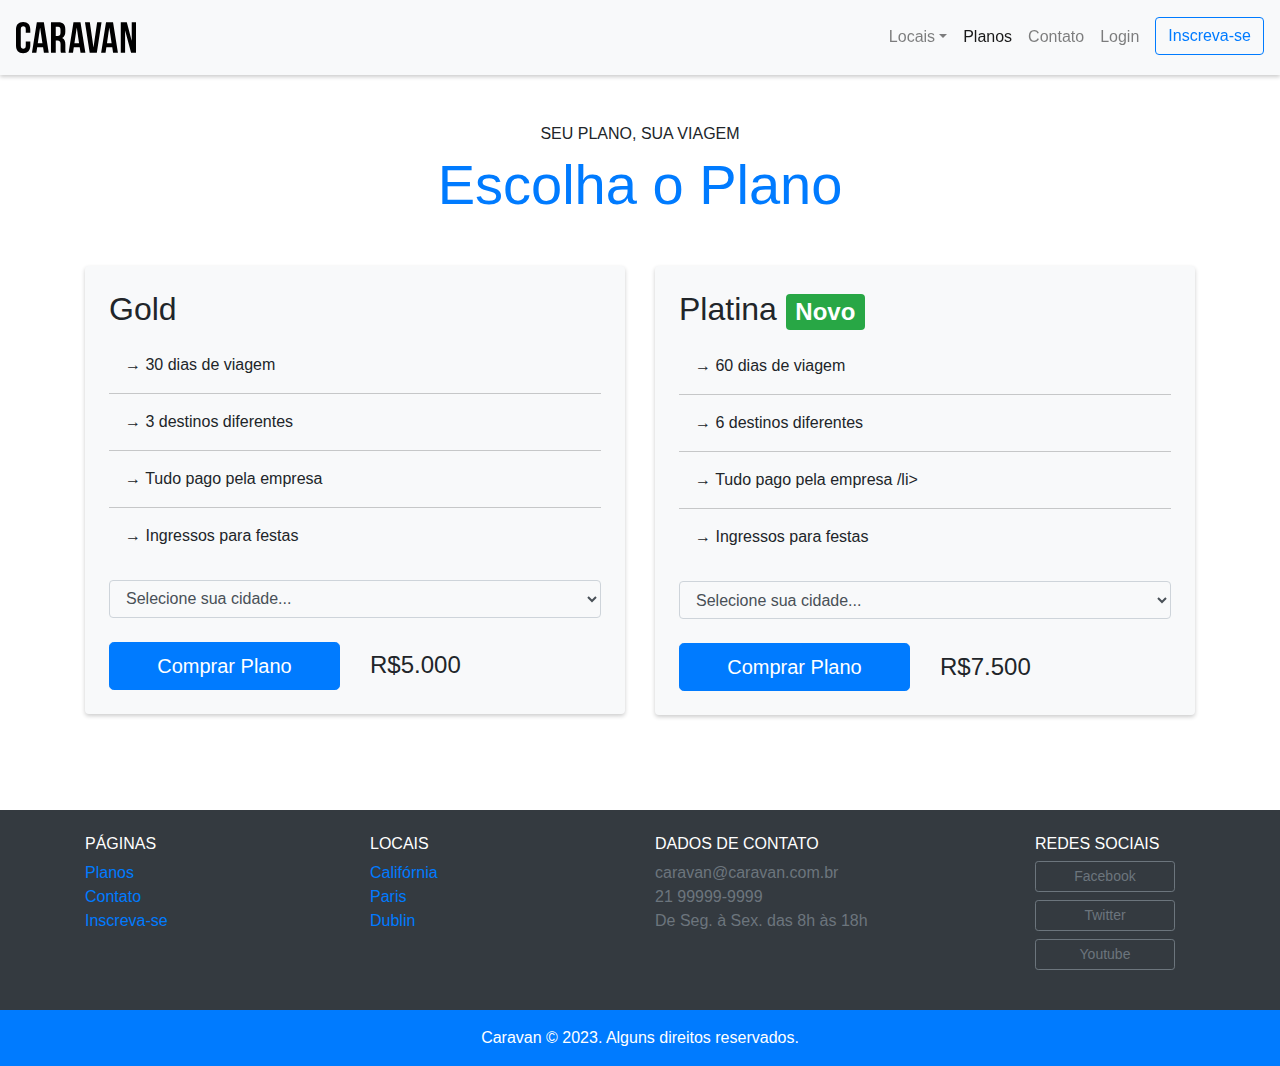
<file: planos.html>
<!DOCTYPE html>
<html lang="pt-br">
  <head>
    <meta charset="UTF-8" />
    <meta http-equiv="X-UA-Compatible" content="IE=edge" />
    <meta name="viewport" content="width=device-width, initial-scale=1.0" />
    <link rel="stylesheet" href="./css/bootstrap.css" />
    <link rel="stylesheet" href="./css/style.css" />
    <script src="./js/jquery-3.2.1.slim.min.js" defer="defer"></script>
    <script src="./js/popper.min.js" defer="defer"></script>
    <script src="./js/script.js" defer="defer"></script>
    <script src="./js/bootstrap.js" defer="defer"></script>
    <title>Caravan | Planos</title>
  </head>
  <body>
    <!-- MODAL -->
    <div
      class="modal fade"
      id="modalLogin"
      tabindex="-1"
      role="dialog"
      aria-labelledby="modalLoginTitulo"
      aria-hidden="true"
    >
      <div class="modal-dialog" role="document">
        <div class="modal-content">
          <div class="modal-header">
            <h5 class="modal-title" id="modalLoginTitulo">
              Entre na sua conta
            </h5>
            <button
              type="button"
              class="close"
              data-dismiss="modal"
              aria-label="Close"
            >
              <span aria-hidden="true">&times;</span>
            </button>
          </div>
          <div class="modal-body">
            <form>
              <div class="form-group">
                <label for="loginEmail">Email</label>
                <input type="email" class="form-control" id="loginEmail" />
              </div>
              <div class="form-group">
                <label for="loginSenha">Senha</label>
                <input type="password" class="form-control" id="loginSenha" />
              </div>

              <button type="submit" class="btn btn-primary">Fazer Login</button>
              <small class="form-text text-muted"
                >Esqueceu a senha? <a href="">Clique aqui.</a>
              </small>
            </form>
          </div>
        </div>
      </div>
    </div>
    <!-- FECHA MODAL -->
    <header>
      <nav
        class="navbar navbar-expand-md navbar-light bg-light fixed-top py-3 box-shadow"
      >
        <a class="navbar-brand" href="index.html"
          ><img src="./img/caravan.svg" alt="Caravan-logo"
        /></a>
        <button
          class="navbar-toggler"
          type="button"
          data-toggle="collapse"
          data-target="#navbarSupportedContent"
          aria-controls="navbarSupportedContent"
          aria-expanded="false"
          aria-label="Toggle navigation"
        >
          <span class="navbar-toggler-icon"></span>
        </button>

        <div class="collapse navbar-collapse" id="navbarSupportedContent">
          <ul class="navbar-nav ml-auto">
            <li class="nav-item dropdown">
              <a
                class="nav-link dropdown-toggle"
                id="navbarDropdown"
                role="button"
                data-toggle="dropdown"
                aria-haspopup="true"
                aria-expanded="false"
              >
                Locais</a
              >
              <div class="dropdown-menu" aria-labelledby="navbarDropdown">
                <a href="local.html" class="dropdown-item">Paris</a>
                <a href="local.html" class="dropdown-item">Dublin</a>
                <a href="local.html" class="dropdown-item">California</a>
              </div>
            </li>
            <li class="nav-item">
              <a class="nav-link active" href="planos.html">Planos</a>
            </li>
            <li class="nav-item">
              <a class="nav-link" href="contato.html">Contato</a>
            </li>
            <li class="nav-item">
              <a
                class="nav-link"
                href="#"
                data-toggle="modal"
                data-target="#modalLogin"
                >Login</a
              >
            </li>
            <li class="nav-item">
              <a class="btn btn-outline-primary ml-md-2" href="inscricao.html"
                >Inscreva-se</a
              >
            </li>
          </ul>
        </div>
      </nav>
    </header>

    <section class="container">
      <div class="text-center my-5">
        <span class="h6 d-block">SEU PLANO, SUA VIAGEM </span>
        <h1 class="display-4 text-primary">Escolha o Plano</h1>
      </div>

      <section class="planos">
        <div class="row">
          <div class="col-md mb-5">
            <div class="bg-light rounded p-4 box-shadow">
              <h2>Gold</h2>
              <ul class="lista-plano list-unstyled">
                <li>
                  <span
                    data-toggle="tooltip"
                    data-placement="top"
                    title="Isso mesmo, são 30 dias totais durante a viagem."
                    >→ 30 dias de viagem</span
                  >
                </li>
                <li
                  data-toggle="tooltip"
                  data-placement="top"
                  title="Viage para 3 países diferentes"
                >
                  → 3 destinos diferentes
                </li>
                <li
                  data-toggle="tooltip"
                  data-placement="top"
                  title="E o melhor, tudo isso de graça!"
                >
                  → Tudo pago pela empresa
                </li>
                <li
                  data-toggle="tooltip"
                  data-placement="top"
                  title="Ingressos cortesia para as mais badaladas festas"
                >
                  → Ingressos para festas
                </li>
              </ul>
              <form action="">
                <div class="form-group">
                  <select class="form-control bg-light" id="inputCidades">
                    <option>Selecione sua cidade...</option>
                    <option>California</option>
                    <option>Paris</option>
                    <option>Dublin</option>
                  </select>
                </div>
              </form>
              <div class="row align-items-center mt-4">
                <div class="col">
                  <a
                    href="inscricao.html"
                    class="btn btn-primary btn-lg btn-block"
                    >Comprar Plano</a
                  >
                </div>
                <div class="col">
                  <span class="h4">R$5.000</span>
                </div>
              </div>
            </div>
          </div>
          <div class="col">
            <div class="bg-light rounded p-4 box-shadow">
              <h2>Platina <span class="badge badge-success">Novo</span></h2>
              <ul class="lista-plano list-unstyled">
                <li>→ 60 dias de viagem</li>
                <li>→ 6 destinos diferentes</li>
                <li>→ Tudo pago pela empresa /li></li>
                <li>→ Ingressos para festas</li>
              </ul>
              <form action="">
                <div class="form-group">
                  <select class="form-control bg-light" id="inputCidades">
                    <option>Selecione sua cidade...</option>
                    <option>California</option>
                    <option>Paris</option>
                    <option>Dublin</option>
                  </select>
                </div>
              </form>
              <div class="row align-items-center mt-4">
                <div class="col">
                  <a
                    href="inscricao.html"
                    class="btn btn-primary btn-lg btn-block"
                    >Comprar Plano</a
                  >
                </div>
                <div class="col">
                  <span class="h4">R$7.500</span>
                </div>
              </div>
            </div>
          </div>
        </div>
      </section>
    </section>

    <footer class="bg-dark text-white mt-5">
      <div class="container">
        <div class="row py-4">
          <div class="col-md-3 col-6">
            <h4 class="h6 text-uppercase">Páginas</h4>
            <ul class="list-unstyled">
              <li><a href="planos.html">Planos</a></li>
              <li><a href="contato.html">Contato</a></li>
              <li><a href="inscricao.html">Inscreva-se</a></li>
            </ul>
          </div>
          <div class="col-md-3 col-6">
            <h4 class="h6 text-uppercase">Locais</h4>
            <ul class="list-unstyled">
              <li><a href="local.html">Califórnia</a></li>
              <li><a href="local.html">Paris</a></li>
              <li><a href="local.html">Dublin</a></li>
            </ul>
          </div>

          <div class="col-md-4 col-6">
            <h4 class="h6 text-uppercase">DADOS DE CONTATO</h4>
            <ul class="list-unstyled text-secondary">
              <li>caravan@caravan.com.br</li>
              <li>21 99999-9999</li>
              <li>De Seg. à Sex. das 8h às 18h</li>
            </ul>
          </div>

          <div class="col-md-2 col-6">
            <h4 class="h6 text-uppercase">REDES SOCIAIS</h4>
            <ul class="list-unstyled text-secondary">
              <li>
                <a
                  style="max-width: 140px"
                  ;
                  href="#"
                  class="btn btn-outline-secondary btn-block mb-2 btn-sm"
                  >Facebook</a
                >
              </li>
              <li>
                <a
                  style="max-width: 140px"
                  ;
                  href="#"
                  class="btn btn-outline-secondary btn-block mb-2 btn-sm"
                  >Twitter</a
                >
              </li>
              <li>
                <a
                  style="max-width: 140px"
                  ;
                  href="#"
                  class="btn btn-outline-secondary btn-block mb-2 btn-sm"
                  >Youtube</a
                >
              </li>
            </ul>
          </div>
        </div>
      </div>
    </footer>

    <div class="bg-primary text-center py-3">
      <p class="mb-0 text-white">Caravan © 2023. Alguns direitos reservados.</p>
    </div>
  </body>
</html>
</file>
<file: css/style.css>
body {
  padding-top: 76px;
}

.box-shadow {
  box-shadow: 0 2px 4px 0 rgba(0, 0, 0, 0.2);
}

.bg-image {
  background: url("../img/bg-quote.jpg");
  background-size: cover;
  background-position: center center;
}

@media (max-width: 767px) {
  .bg-image .display-4 {
    font-size: 2.5rem;
  }
  body {
    padding-top: 0;
  }
  .fixed-top {
    position: relative;
  }
}

.lista-plano li + li {
  border-top: 1px solid rgba(0, 0, 0, 0.2);
}

.lista-plano li {
  padding: 1rem;
}
</file>
